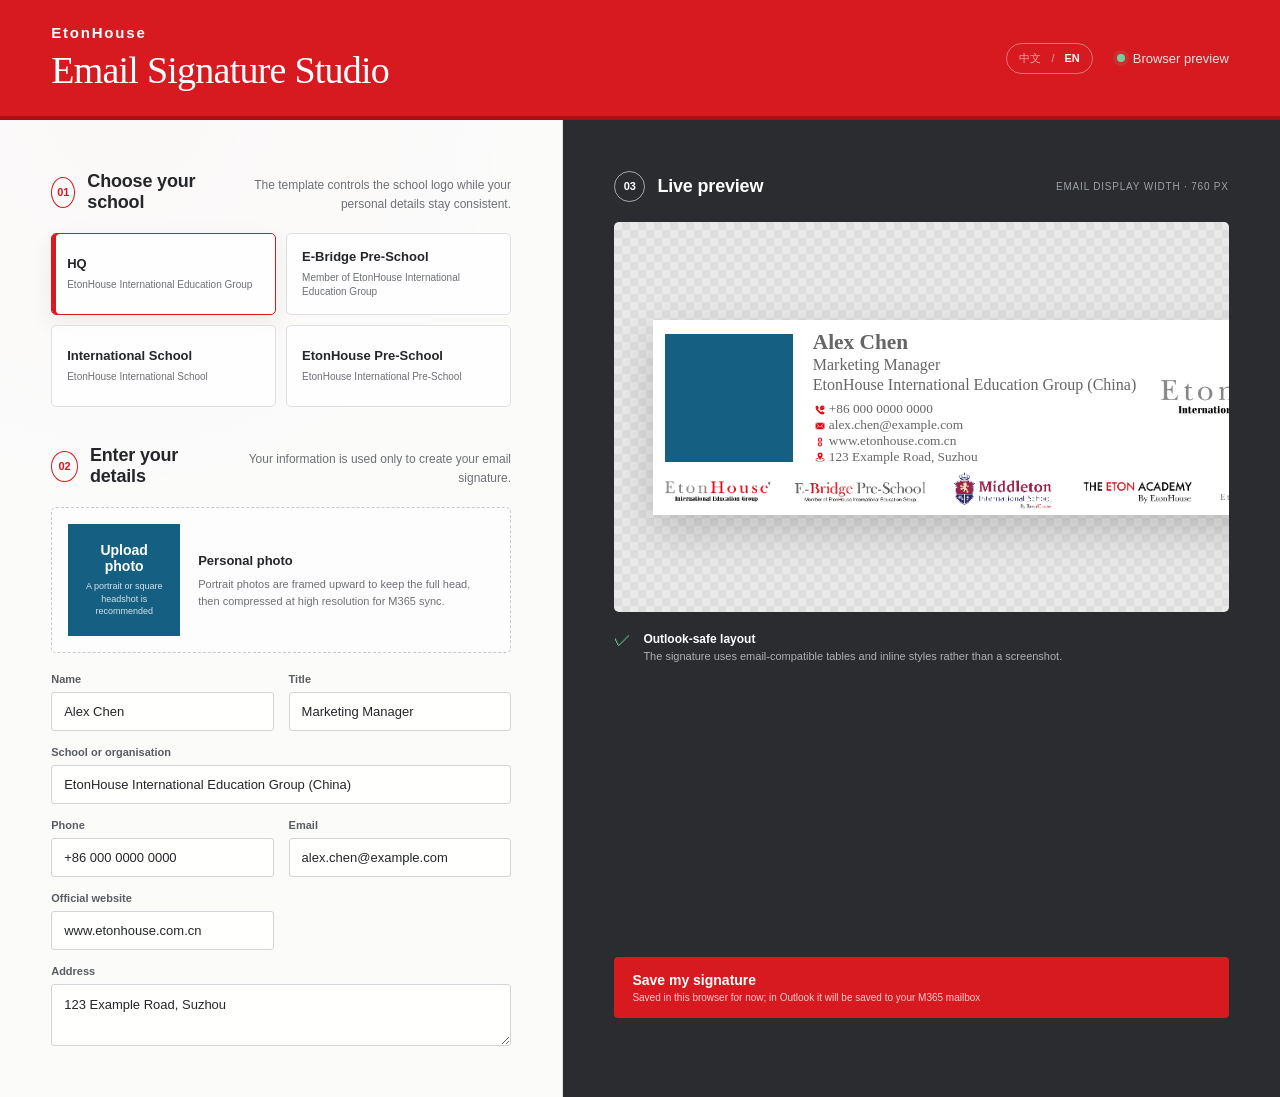
<file: index.html>
<!doctype html>
<html lang="zh-CN">
  <head>
    <meta charset="UTF-8" />
    <meta name="viewport" content="width=device-width, initial-scale=1.0" />
    <meta name="description" content="EtonHouse Outlook 电子邮件签名制作器" />
    <title>EtonHouse Signature Studio</title>
    <link rel="stylesheet" href="styles.css?v=20260911-preview-fix" />
  </head>
  <body>
    <header class="app-header">
      <div>
        <p class="eyebrow">EtonHouse</p>
        <h1>Email Signature Studio</h1>
      </div>
      <div class="header-actions">
        <div class="language-switch" role="group" aria-label="界面语言" data-i18n-aria="languageAria">
          <button type="button" data-language="zh" aria-pressed="true">中文</button>
          <span aria-hidden="true">/</span>
          <button type="button" data-language="en" aria-pressed="false">EN</button>
        </div>
        <div class="header-status" id="connection-status"><span></span><b>浏览器预览</b></div>
      </div>
    </header>

    <main class="workspace">
      <section class="editor-panel" aria-labelledby="editor-title">
        <div class="section-heading">
          <div>
            <span class="step-number">01</span>
            <h2 id="editor-title" data-i18n="selectSchoolTitle">选择所属学校</h2>
          </div>
          <p data-i18n="selectSchoolHelp">模板决定右侧学校标志，个人资料保持一致。</p>
        </div>

        <div class="school-grid" id="school-options" role="radiogroup" aria-label="学校类型" data-i18n-aria="schoolAria"></div>

        <div class="section-heading details-heading">
          <div>
            <span class="step-number">02</span>
            <h2 data-i18n="detailsTitle">填写个人资料</h2>
          </div>
          <p data-i18n="detailsHelp">所有资料仅用于生成你的邮件签名。</p>
        </div>

        <form id="signature-form">
          <div class="photo-row">
            <label class="photo-picker" for="photo-input">
              <img id="photo-thumb" alt="个人照片预览" data-i18n-alt="photoAlt" hidden />
              <span class="photo-placeholder" id="photo-placeholder">
                <strong data-i18n="uploadPhoto">上传照片</strong>
                <small data-i18n="squarePhoto">建议使用竖版或正方形证件照</small>
              </span>
            </label>
            <input id="photo-input" type="file" accept="image/png,image/jpeg,image/webp" hidden />
            <div class="photo-copy">
              <strong data-i18n="personalPhoto">个人照片</strong>
              <p data-i18n="photoHelp">竖版照片会自动向上取景，保留头顶，并以高清尺寸压缩后随 M365 签名同步。</p>
              <button class="text-button" type="button" id="remove-photo" data-i18n="removePhoto" hidden>移除照片</button>
            </div>
          </div>

          <div class="form-grid">
            <label>
              <span data-i18n="nameLabel">姓名</span>
              <input name="name" autocomplete="name" value="Alex Chen" required />
            </label>
            <label>
              <span data-i18n="titleLabel">职位 / Title</span>
              <input name="title" value="Marketing Manager" required />
            </label>
            <label class="full-width">
              <span data-i18n="organizationLabel">学校或机构名称</span>
              <input name="organization" value="EtonHouse International Education Group (China)" required />
            </label>
            <label>
              <span data-i18n="phoneLabel">电话</span>
              <input name="phone" autocomplete="tel" value="+86 000 0000 0000" />
            </label>
            <label>
              <span data-i18n="emailLabel">邮箱</span>
              <input name="email" autocomplete="email" type="email" value="alex.chen@example.com" required />
            </label>
            <label>
              <span data-i18n="websiteLabel">官方网站</span>
              <input name="website" value="www.etonhouse.com.cn" />
            </label>
            <label class="full-width">
              <span data-i18n="addressLabel">地址</span>
              <textarea name="address" rows="2">123 Example Road, Suzhou</textarea>
            </label>
          </div>
        </form>
      </section>

      <section class="preview-panel" aria-labelledby="preview-title">
        <div class="preview-toolbar">
          <div>
            <span class="step-number inverse">03</span>
            <h2 id="preview-title" data-i18n="previewTitle">实时预览</h2>
          </div>
          <span class="preview-size" data-i18n="previewSize">邮件显示宽度 · 760 px</span>
        </div>

        <div class="preview-stage">
          <div id="signature-preview" class="signature-preview" aria-live="polite"></div>
        </div>

        <div class="preview-note">
          <span>✓</span>
          <p><strong data-i18n="safeTitle">Outlook 安全排版</strong><br /><span data-i18n="safeCopy">签名使用邮件兼容的表格与行内样式生成，不依赖截图。</span></p>
        </div>

        <button class="primary-button" id="save-button" type="button">
          <span data-i18n="saveBrowserTitle">保存我的签名</span>
          <small data-i18n="saveBrowserHelp">当前保存到浏览器；接入 Outlook 后保存到 M365 邮箱</small>
        </button>
        <p class="save-message" id="save-message" role="status"></p>
      </section>
    </main>

    <script src="https://appsforoffice.microsoft.com/lib/1/hosted/office.js"></script>
    <script src="signature.js?v=20260914-visual-top-align-2"></script>
    <script src="app.js?v=20260914-photo-quality"></script>
  </body>
</html>
</file>
<file: styles.css>
:root {
  --red: #d71920;
  --red-dark: #a90f15;
  --photo-blue: #156082;
  --ink: #242629;
  --muted: #6d7075;
  --line: #dedfe2;
  --canvas: #f1f0ed;
  --paper: #ffffff;
  --soft-red: #fbefef;
  font-family: Inter, "Segoe UI", Arial, sans-serif;
  color: var(--ink);
  background: var(--canvas);
}

* { box-sizing: border-box; }

body {
  margin: 0;
  min-width: 320px;
  background:
    radial-gradient(circle at 10% 10%, rgba(215, 25, 32, 0.055), transparent 28rem),
    var(--canvas);
}

button, input, textarea { font: inherit; }

.app-header {
  min-height: 112px;
  display: flex;
  align-items: center;
  justify-content: space-between;
  padding: 24px clamp(24px, 4vw, 68px);
  color: white;
  background: var(--red);
  border-bottom: 4px solid var(--red-dark);
}

.eyebrow {
  margin: 0 0 7px;
  color: #ffffff;
  font-size: 15px;
  font-weight: 700;
  letter-spacing: 0.12em;
}

.app-header h1 {
  margin: 0;
  font-family: Georgia, "Times New Roman", serif;
  font-size: clamp(25px, 3vw, 38px);
  font-weight: 500;
  letter-spacing: -0.02em;
}

.header-actions {
  display: flex;
  align-items: center;
  gap: 24px;
}

.language-switch {
  display: flex;
  align-items: center;
  gap: 6px;
  padding: 5px 8px;
  border: 1px solid rgba(255,255,255,.38);
  border-radius: 999px;
  color: rgba(255,255,255,.58);
  font-size: 11px;
}

.language-switch button {
  padding: 2px 4px;
  border: 0;
  color: rgba(255,255,255,.62);
  background: transparent;
  cursor: pointer;
}

.language-switch button[aria-pressed="true"] {
  color: #fff;
  font-weight: 700;
}

.header-status {
  display: flex;
  align-items: center;
  gap: 8px;
  color: rgba(255,255,255,.88);
  font-size: 13px;
}

.header-status b { font-weight: 500; }

.header-status span {
  width: 8px;
  height: 8px;
  border-radius: 50%;
  background: #6fd49b;
  box-shadow: 0 0 0 4px rgba(111, 212, 155, 0.12);
}

.workspace {
  display: grid;
  grid-template-columns: minmax(450px, 0.88fr) minmax(600px, 1.12fr);
  min-height: calc(100vh - 112px);
}

.editor-panel,
.preview-panel { padding: clamp(28px, 4vw, 58px); }

.editor-panel {
  background: rgba(255,255,255,0.76);
  border-right: 1px solid var(--line);
}

.section-heading {
  display: flex;
  align-items: flex-end;
  justify-content: space-between;
  gap: 24px;
  margin-bottom: 20px;
}

.section-heading > div,
.preview-toolbar > div {
  display: flex;
  align-items: center;
  gap: 12px;
}

.section-heading h2,
.preview-toolbar h2 {
  margin: 0;
  font-size: 18px;
  letter-spacing: -0.01em;
}

.section-heading p {
  max-width: 270px;
  margin: 0;
  color: var(--muted);
  font-size: 12px;
  text-align: right;
  line-height: 1.55;
}

.step-number {
  display: inline-flex;
  width: 31px;
  height: 31px;
  align-items: center;
  justify-content: center;
  border: 1px solid var(--red);
  border-radius: 50%;
  color: var(--red);
  font: 700 11px/1 Inter, "Segoe UI", sans-serif;
}

.step-number.inverse { color: white; border-color: rgba(255,255,255,.58); }

.school-grid {
  display: grid;
  grid-template-columns: repeat(2, minmax(0, 1fr));
  gap: 10px;
}

.school-card {
  min-height: 82px;
  padding: 15px;
  text-align: left;
  border: 1px solid var(--line);
  border-radius: 5px;
  color: var(--ink);
  background: rgba(255,255,255,0.82);
  cursor: pointer;
  transition: border-color .18s, box-shadow .18s, transform .18s;
}

.school-card:hover { border-color: #a7a9ad; transform: translateY(-1px); }
.school-card[aria-checked="true"] {
  border-color: var(--red);
  box-shadow: inset 4px 0 0 var(--red), 0 8px 24px rgba(66, 43, 43, 0.07);
}
.school-card strong { display: block; margin-bottom: 7px; font-size: 13px; }
.school-card small { display: block; color: var(--muted); font-size: 10px; line-height: 1.4; }

.details-heading { margin-top: 38px; }

.photo-row {
  display: grid;
  grid-template-columns: 112px 1fr;
  gap: 18px;
  align-items: center;
  padding: 16px;
  margin-bottom: 20px;
  border: 1px dashed #c8c9cc;
  border-radius: 5px;
  background: rgba(255,255,255,.58);
}

.photo-picker {
  display: flex;
  width: 112px;
  height: 112px;
  overflow: hidden;
  align-items: center;
  justify-content: center;
  cursor: pointer;
  color: white;
  background: var(--photo-blue);
}
.photo-picker img { width: 100%; height: 100%; object-fit: cover; }
.photo-placeholder { display: flex; flex-direction: column; gap: 6px; padding: 12px; text-align: center; }
.photo-placeholder strong { font-size: 14px; }
.photo-placeholder small { font-size: 9px; line-height: 1.4; opacity: .82; }
.photo-copy strong { font-size: 13px; }
.photo-copy p { margin: 7px 0 0; color: var(--muted); font-size: 11px; line-height: 1.55; }
.text-button { margin-top: 8px; padding: 0; color: var(--red); border: 0; background: transparent; cursor: pointer; font-size: 11px; }

.form-grid {
  display: grid;
  grid-template-columns: repeat(2, minmax(0, 1fr));
  gap: 15px;
}

.form-grid label { display: flex; flex-direction: column; gap: 7px; }
.form-grid label > span { color: #595c61; font-size: 11px; font-weight: 700; }
.full-width { grid-column: 1 / -1; }

input, textarea {
  width: 100%;
  padding: 11px 12px;
  border: 1px solid #d3d4d7;
  border-radius: 3px;
  outline: none;
  color: var(--ink);
  background: rgba(255,255,255,.9);
  font-size: 13px;
  transition: border-color .18s, box-shadow .18s;
}

textarea { resize: vertical; line-height: 1.45; }
input:focus, textarea:focus { border-color: var(--red); box-shadow: 0 0 0 3px rgba(215,25,32,.08); }

.preview-panel {
  display: flex;
  flex-direction: column;
  color: white;
  background: #2a2c2f;
}

.preview-toolbar {
  display: flex;
  align-items: center;
  justify-content: space-between;
  margin-bottom: 20px;
}
.preview-toolbar h2 { color: white; }
.preview-size { color: #9da0a5; font-size: 10px; letter-spacing: .08em; text-transform: uppercase; }

.preview-stage {
  min-height: 390px;
  display: flex;
  overflow: auto;
  align-items: center;
  padding: clamp(20px, 3vw, 46px);
  border-radius: 5px;
  background:
    linear-gradient(45deg, #dedede 25%, transparent 25%),
    linear-gradient(-45deg, #dedede 25%, transparent 25%),
    linear-gradient(45deg, transparent 75%, #dedede 75%),
    linear-gradient(-45deg, transparent 75%, #dedede 75%), #e9e9e9;
  background-size: 16px 16px;
  background-position: 0 0, 0 8px, 8px -8px, -8px 0;
}

.signature-preview {
  width: 760px;
  min-width: 760px;
  margin: auto;
  padding: 0;
  color: #666;
  background: white;
  box-shadow: 0 16px 40px rgba(0,0,0,.18);
}

.preview-note {
  display: flex;
  gap: 12px;
  align-items: flex-start;
  margin: 18px 0;
  color: #aeb0b4;
}
.preview-note > span { color: #6fd49b; font-size: 17px; }
.preview-note p { margin: 0; font-size: 11px; line-height: 1.5; }
.preview-note strong { color: white; font-size: 12px; }

.primary-button {
  display: flex;
  flex-direction: column;
  align-items: flex-start;
  gap: 4px;
  width: 100%;
  margin-top: auto;
  padding: 15px 18px;
  border: 0;
  border-radius: 4px;
  color: white;
  background: var(--red);
  cursor: pointer;
  text-align: left;
  transition: background .18s, transform .18s;
}
.primary-button:hover { background: #e52229; transform: translateY(-1px); }
.primary-button span { font-size: 14px; font-weight: 700; }
.primary-button small { font-size: 10px; opacity: .78; }
.save-message { min-height: 18px; margin: 10px 0 0; color: #83d9a7; font-size: 11px; }

@media (max-width: 1050px) {
  .workspace { grid-template-columns: 1fr; }
  .editor-panel { border-right: 0; }
  .preview-panel { min-height: 720px; }
}

@media (max-width: 620px) {
  .app-header { align-items: flex-start; gap: 18px; }
  .header-actions { gap: 10px; }
  .header-status { display: none; }
  .editor-panel, .preview-panel { padding: 24px 18px; }
  .section-heading { align-items: flex-start; flex-direction: column; gap: 8px; }
  .section-heading p { text-align: left; }
  .school-grid, .form-grid { grid-template-columns: 1fr; }
  .full-width { grid-column: auto; }
  .photo-row { grid-template-columns: 88px 1fr; }
  .photo-picker { width: 88px; height: 88px; }
}
</file>
